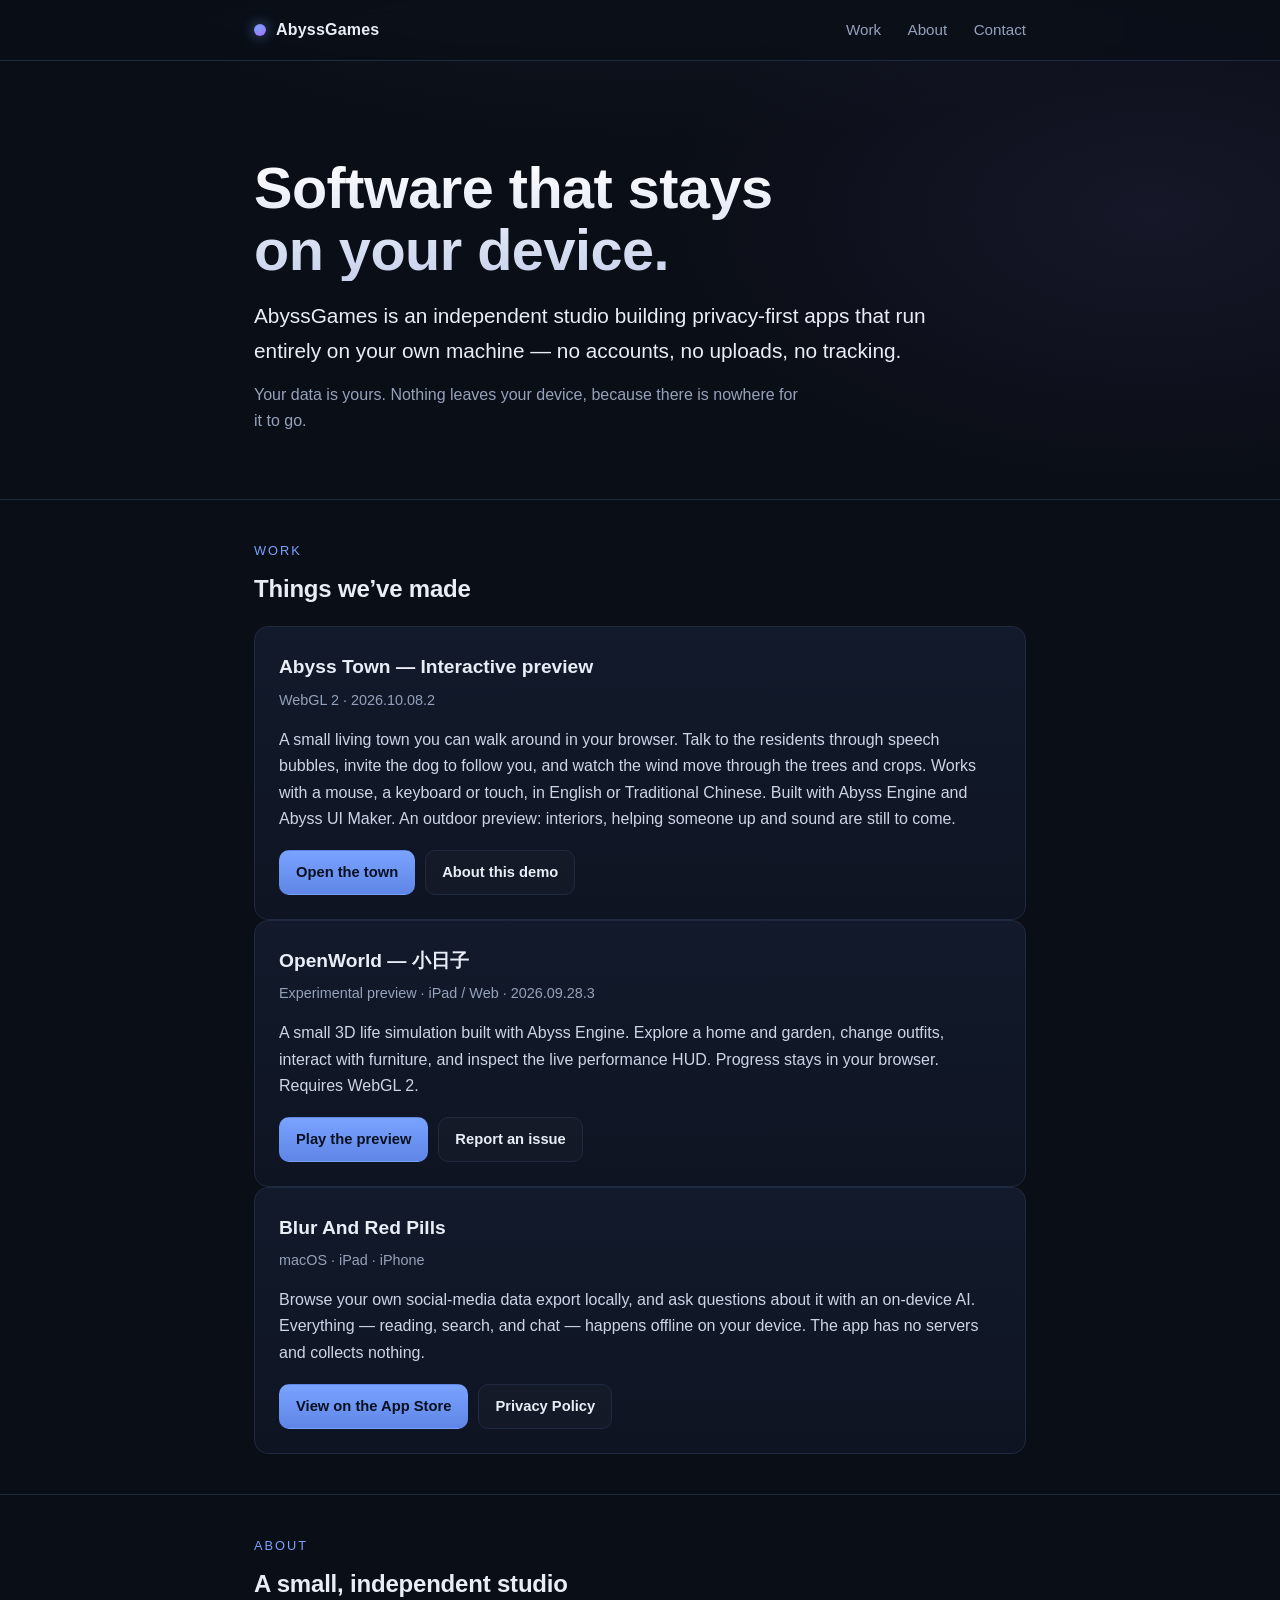
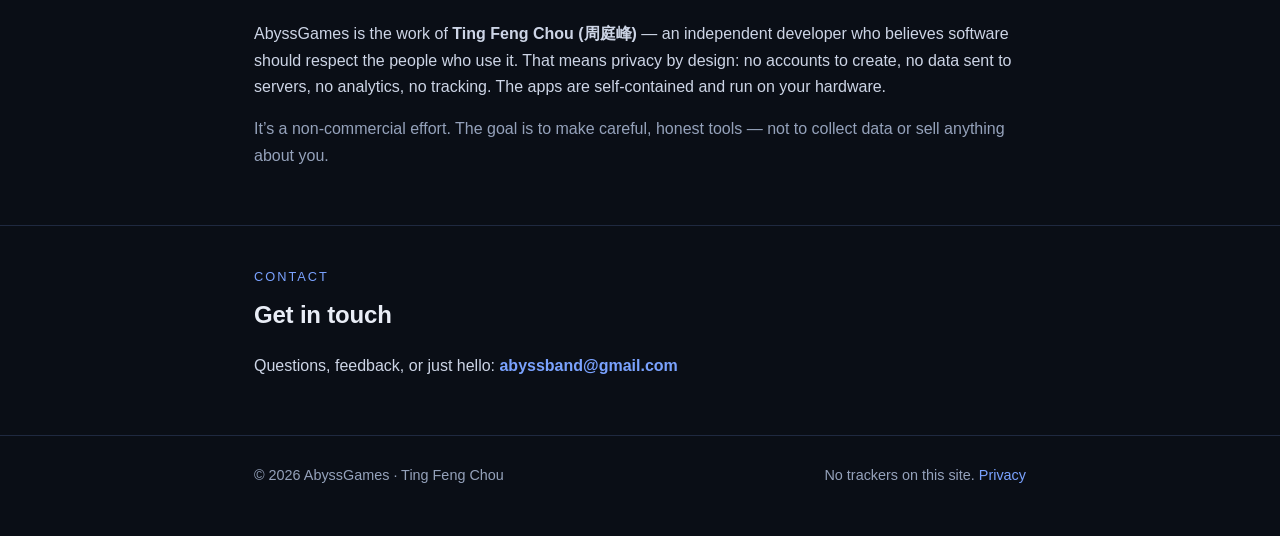
<file: index.html>
<!doctype html>
<html lang="en">
<head>
  <meta charset="utf-8">
  <meta name="viewport" content="width=device-width, initial-scale=1">
  <title>AbyssGames — privacy-first, on-device software</title>
  <meta name="description" content="AbyssGames is an independent studio building privacy-first software that runs entirely on your own device. No accounts, no uploads, no tracking.">
  <meta name="theme-color" content="#0a0e16">
  <meta property="og:title" content="AbyssGames">
  <meta property="og:description" content="Privacy-first software that runs entirely on your own device.">
  <meta property="og:type" content="website">
  <link rel="stylesheet" href="styles.css">
</head>
<body>
  <header class="nav">
    <div class="wrap">
      <span class="brand"><span class="dot" aria-hidden="true"></span>AbyssGames</span>
      <nav aria-label="Primary">
        <a href="#work">Work</a>
        <a href="#about">About</a>
        <a href="#contact">Contact</a>
      </nav>
    </div>
  </header>

  <main>
    <section class="hero" style="border-top:none">
      <div class="wrap">
        <h1>Software that stays<br>on your device.</h1>
        <p class="tagline">AbyssGames is an independent studio building privacy-first apps that run entirely on your own machine — no accounts, no uploads, no tracking.</p>
        <p class="lede">Your data is yours. Nothing leaves your device, because there is nowhere for it to go.</p>
      </div>
    </section>

    <section id="work">
      <div class="wrap">
        <p class="eyebrow">Work</p>
        <h2>Things we&rsquo;ve made</h2>
        <div class="card">
          <h3>Abyss Town — Interactive preview</h3>
          <p class="kicker">WebGL 2 · 2026.10.08.2</p>
          <p>A small living town you can walk around in your browser. Talk to the residents through speech bubbles, invite the dog to follow you, and watch the wind move through the trees and crops. Works with a mouse, a keyboard or touch, in English or Traditional Chinese. Built with Abyss Engine and Abyss UI Maker. An outdoor preview: interiors, helping someone up and sound are still to come.</p>
          <div class="links">
            <a class="btn primary" href="play/town/2026.10.08.2/">Open the town</a>
            <a class="btn" href="play/town/">About this demo</a>
          </div>
        </div>
        <div class="card">
          <h3>OpenWorld — 小日子</h3>
          <p class="kicker">Experimental preview · iPad / Web · 2026.09.28.3</p>
          <p>A small 3D life simulation built with Abyss Engine. Explore a home and garden, change outfits, interact with furniture, and inspect the live performance HUD. Progress stays in your browser. Requires WebGL 2.</p>
          <div class="links">
            <a class="btn primary" href="play/openworld/">Play the preview</a>
            <a class="btn" href="https://github.com/abyssband/abyssgames/issues">Report an issue</a>
          </div>
        </div>
        <div class="card">
          <h3>Blur And Red Pills</h3>
          <p class="kicker">macOS &middot; iPad &middot; iPhone</p>
          <p>Browse your own social-media data export locally, and ask questions about it with an on-device AI. Everything &mdash; reading, search, and chat &mdash; happens offline on your device. The app has no servers and collects nothing.</p>
          <div class="links">
            <a class="btn primary" href="https://apps.apple.com/app/id6759627899">View on the App Store</a>
            <a class="btn" href="legal/blur-and-red-pills/">Privacy Policy</a>
          </div>
        </div>
      </div>
    </section>

    <section id="about">
      <div class="wrap">
        <p class="eyebrow">About</p>
        <h2>A small, independent studio</h2>
        <p>AbyssGames is the work of <strong>Ting Feng Chou (周庭峰)</strong> &mdash; an independent developer who believes software should respect the people who use it. That means privacy by design: no accounts to create, no data sent to servers, no analytics, no tracking. The apps are self-contained and run on your hardware.</p>
        <p class="muted">It&rsquo;s a non-commercial effort. The goal is to make careful, honest tools &mdash; not to collect data or sell anything about you.</p>
      </div>
    </section>

    <section id="contact" class="contact">
      <div class="wrap">
        <p class="eyebrow">Contact</p>
        <h2>Get in touch</h2>
        <p>Questions, feedback, or just hello: <a href="mailto:abyssband@gmail.com">abyssband@gmail.com</a></p>
      </div>
    </section>
  </main>

  <footer>
    <div class="wrap">
      <span>&copy; 2026 AbyssGames &middot; Ting Feng Chou</span>
      <span class="muted">No trackers on this site. <a href="legal/blur-and-red-pills/">Privacy</a></span>
    </div>
  </footer>
</body>
</html>
</file>
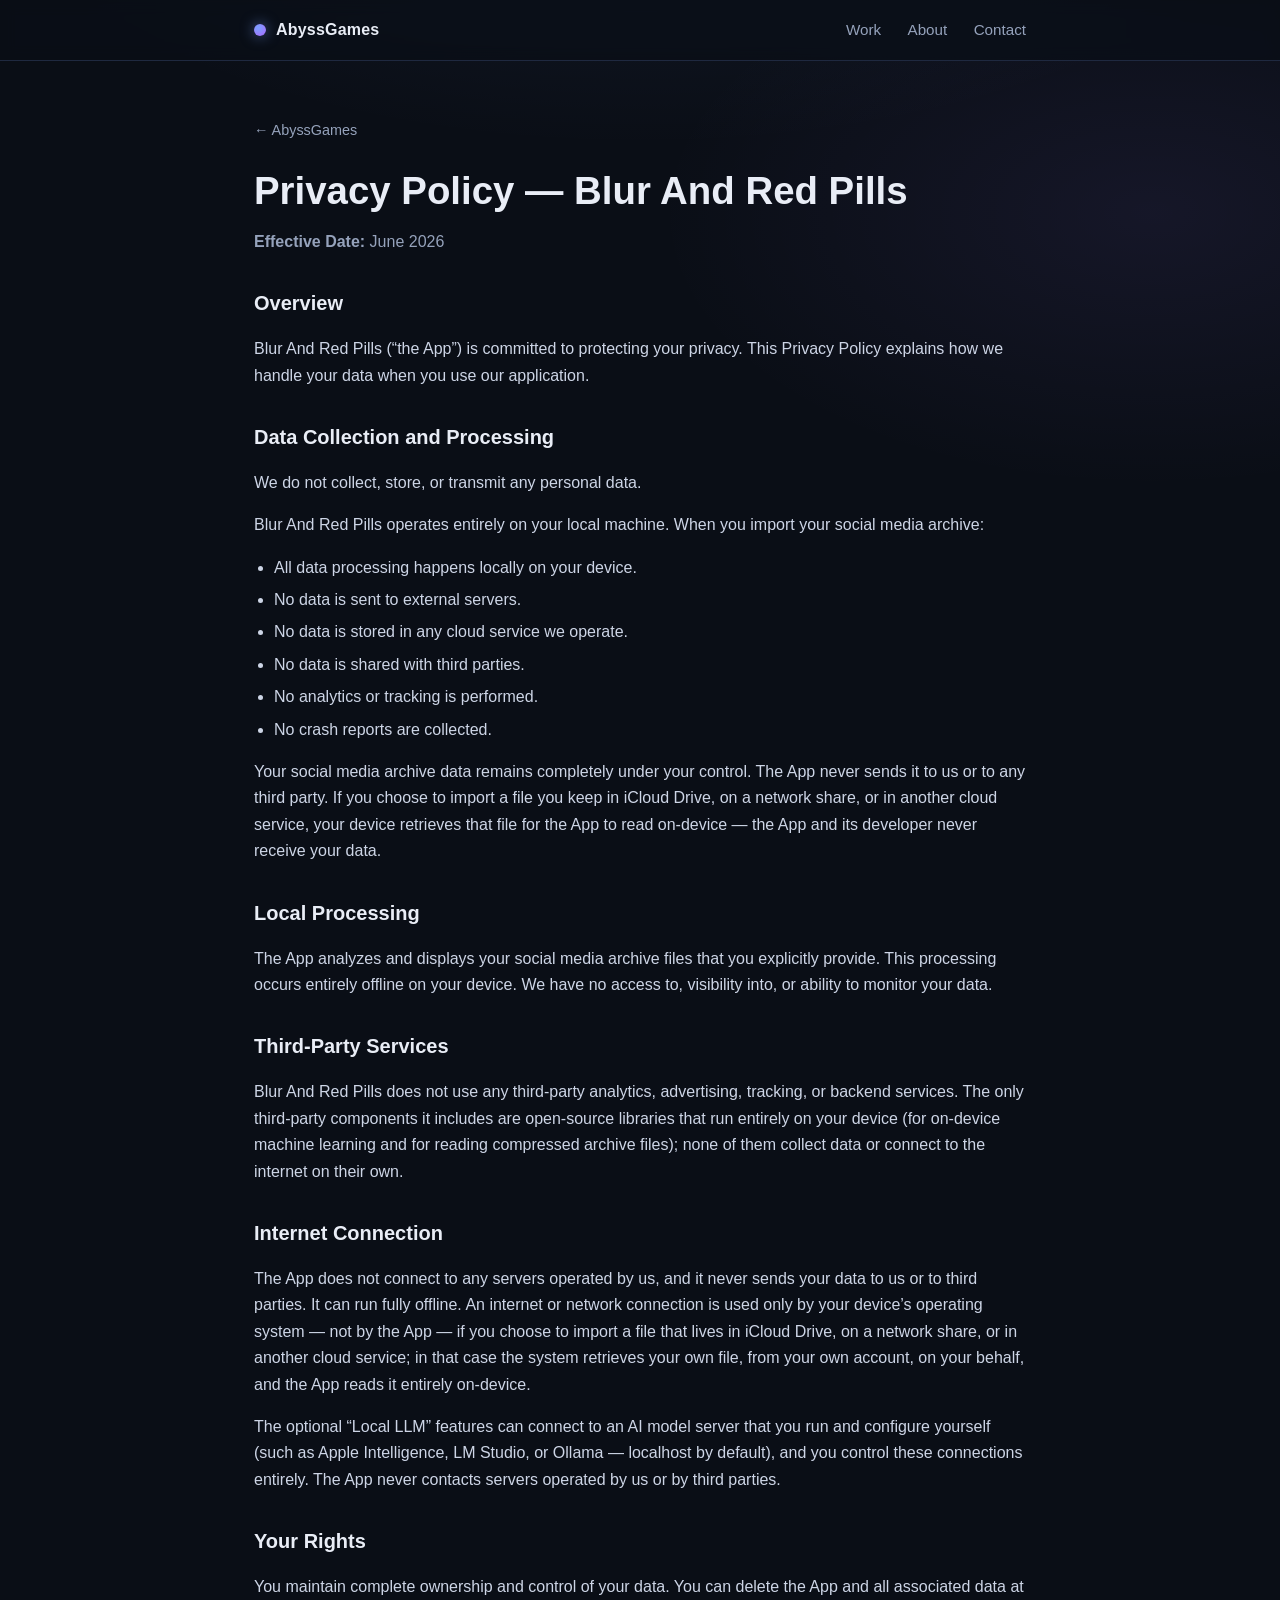
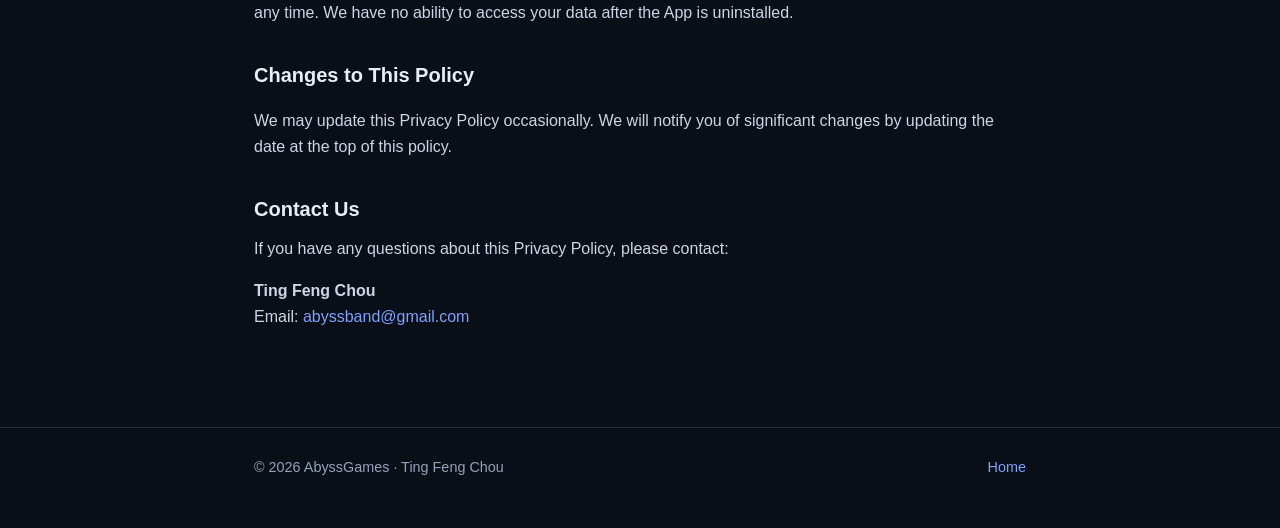
<file: legal/blur-and-red-pills/index.html>
<!doctype html>
<html lang="en">
<head>
  <meta charset="utf-8">
  <meta name="viewport" content="width=device-width, initial-scale=1">
  <title>Privacy Policy — Blur And Red Pills</title>
  <meta name="description" content="Privacy Policy for Blur And Red Pills. The app runs entirely on your device and collects no data.">
  <meta name="theme-color" content="#0a0e16">
  <link rel="stylesheet" href="../../styles.css">
</head>
<body>
  <header class="nav">
    <div class="wrap">
      <a class="brand" href="../../" style="color:inherit"><span class="dot" aria-hidden="true"></span>AbyssGames</a>
      <nav aria-label="Primary">
        <a href="../../#work">Work</a>
        <a href="../../#about">About</a>
        <a href="../../#contact">Contact</a>
      </nav>
    </div>
  </header>

  <main class="prose">
    <div class="wrap">
      <a class="back" href="../../">&larr; AbyssGames</a>
      <h1>Privacy Policy &mdash; Blur And Red Pills</h1>
      <p class="effective"><strong>Effective Date:</strong> June 2026</p>

      <h2>Overview</h2>
      <p>Blur And Red Pills (&ldquo;the App&rdquo;) is committed to protecting your privacy. This Privacy Policy explains how we handle your data when you use our application.</p>

      <h2>Data Collection and Processing</h2>
      <p>We do not collect, store, or transmit any personal data.</p>
      <p>Blur And Red Pills operates entirely on your local machine. When you import your social media archive:</p>
      <ul>
        <li>All data processing happens locally on your device.</li>
        <li>No data is sent to external servers.</li>
        <li>No data is stored in any cloud service we operate.</li>
        <li>No data is shared with third parties.</li>
        <li>No analytics or tracking is performed.</li>
        <li>No crash reports are collected.</li>
      </ul>
      <p>Your social media archive data remains completely under your control. The App never sends it to us or to any third party. If you choose to import a file you keep in iCloud Drive, on a network share, or in another cloud service, your device retrieves that file for the App to read on-device &mdash; the App and its developer never receive your data.</p>

      <h2>Local Processing</h2>
      <p>The App analyzes and displays your social media archive files that you explicitly provide. This processing occurs entirely offline on your device. We have no access to, visibility into, or ability to monitor your data.</p>

      <h2>Third-Party Services</h2>
      <p>Blur And Red Pills does not use any third-party analytics, advertising, tracking, or backend services. The only third-party components it includes are open-source libraries that run entirely on your device (for on-device machine learning and for reading compressed archive files); none of them collect data or connect to the internet on their own.</p>

      <h2>Internet Connection</h2>
      <p>The App does not connect to any servers operated by us, and it never sends your data to us or to third parties. It can run fully offline. An internet or network connection is used only by your device&rsquo;s operating system &mdash; not by the App &mdash; if you choose to import a file that lives in iCloud Drive, on a network share, or in another cloud service; in that case the system retrieves your own file, from your own account, on your behalf, and the App reads it entirely on-device.</p>
      <p>The optional &ldquo;Local LLM&rdquo; features can connect to an AI model server that you run and configure yourself (such as Apple Intelligence, LM Studio, or Ollama &mdash; localhost by default), and you control these connections entirely. The App never contacts servers operated by us or by third parties.</p>

      <h2>Your Rights</h2>
      <p>You maintain complete ownership and control of your data. You can delete the App and all associated data at any time. We have no ability to access your data after the App is uninstalled.</p>

      <h2>Changes to This Policy</h2>
      <p>We may update this Privacy Policy occasionally. We will notify you of significant changes by updating the date at the top of this policy.</p>

      <h2>Contact Us</h2>
      <p class="contact-block">If you have any questions about this Privacy Policy, please contact:</p>
      <p class="contact-block"><strong>Ting Feng Chou</strong><br>Email: <a href="mailto:abyssband@gmail.com">abyssband@gmail.com</a></p>
    </div>
  </main>

  <footer>
    <div class="wrap">
      <span>&copy; 2026 AbyssGames &middot; Ting Feng Chou</span>
      <span class="muted"><a href="../../">Home</a></span>
    </div>
  </footer>
</body>
</html>
</file>
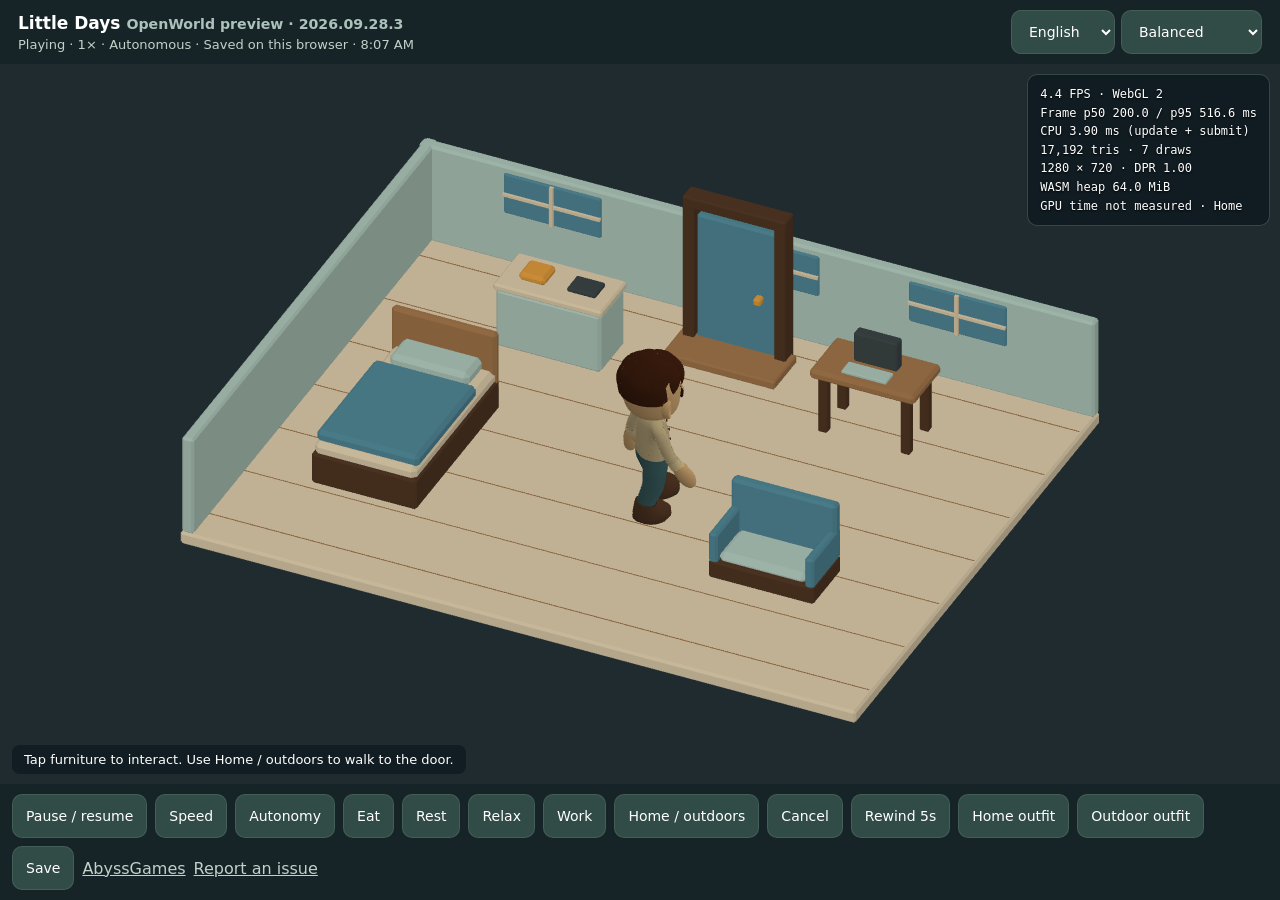
<file: play/openworld/index.html>
<!doctype html><html lang="zh-Hant"><meta charset="utf-8"><meta name="viewport" content="width=device-width,initial-scale=1,viewport-fit=cover"><meta name="apple-mobile-web-app-capable" content="yes"><meta name="description" content="Abyss OpenWorld 實驗預覽：3D 紙娃娃、居家生活與 FPS HUD。"><title>Abyss · 小日子 Web 預覽</title>
<style>
:root{color-scheme:dark;font-family:system-ui,-apple-system,sans-serif}*{box-sizing:border-box}body{margin:0;background:#1e2b2e;color:#fff;height:100dvh;display:flex;flex-direction:column;padding:env(safe-area-inset-top) env(safe-area-inset-right) env(safe-area-inset-bottom) env(safe-area-inset-left)}header{display:flex;align-items:center;justify-content:space-between;padding:10px 18px;background:#172427}.settings{display:flex;gap:6px;flex-wrap:wrap;justify-content:flex-end}header>div{min-width:0}h1{font-size:17px;margin:0}small{color:#acc2bb}#stage{position:relative;flex:1;min-height:160px}canvas{width:100%;height:100%;display:block;touch-action:none}#hud{position:absolute;right:10px;top:10px;margin:0;padding:10px 12px;background:#101b21e8;border:1px solid #668d8066;border-radius:10px;font:12px/1.55 ui-monospace,monospace;pointer-events:none;text-shadow:0 1px 2px #000;white-space:pre-wrap}#status{position:absolute;left:12px;bottom:10px;max-width:90%;padding:7px 12px;background:#101b21dc;border-radius:8px;font-size:13px;pointer-events:none}nav{padding:10px 12px;background:#172427;display:flex;gap:8px;flex-wrap:wrap}button,select{min-height:44px;border:1px solid #607d7266;border-radius:10px;background:#314b46;color:#fff;padding:9px 13px;font:inherit;font-size:14px;cursor:pointer}button:active{background:#718d68}button:disabled{opacity:.4}#stats{font-size:13px;margin-top:4px;color:#c0d2c9}#error{color:#ffc4a2} @media(max-width:600px){#hud{font-size:10px;max-width:210px}nav{gap:5px;padding:6px}button{font-size:12px;padding:6px 10px}header{padding:7px 12px}}

#loading{position:absolute;inset:0;z-index:3;display:grid;place-content:center;text-align:center;gap:16px;padding:24px;background:#172427f2;backdrop-filter:blur(4px)}#loading[hidden]{display:none}.spinner{width:42px;height:42px;border:3px solid #688a7755;border-top-color:#c4dab2;border-radius:50%;margin:auto;animation:spin 1s linear infinite}#loading.failed .spinner{display:none}#loading progress{width:min(320px,70vw);accent-color:#c4dab2;margin:auto}#loading p{margin:0;color:#bed0c7;max-width:420px;overflow-wrap:anywhere}#retry[hidden]{display:none}@keyframes spin{to{transform:rotate(360deg)}}@media(prefers-reduced-motion:reduce){.spinner{animation:none;border-top-color:#c4dab2}}
</style>
<header><div><h1><span data-i18n="title"></span> <small data-i18n="preview"></small><small> · 2026.09.28.3</small></h1><div id="stats"></div></div><div class="settings"><select id="language" aria-label="Language / 語言"><option value="zh-Hant">繁體中文</option><option value="zh-Hans">简体中文</option><option value="en">English</option></select><select id="quality" data-label="quality"><option value="1.5" data-i18n="balanced"></option><option value="1" data-i18n="battery"></option><option value="2" data-i18n="crisp"></option></select></div></header>
<div id="stage" aria-busy="true"><canvas id="canvas" data-label="canvas"></canvas><pre id="hud"></pre><div id="status"></div><div id="loading" role="status" aria-live="polite"><div class="spinner" aria-hidden="true"></div><strong id="load-title"></strong><progress id="load-progress" data-label="loading"></progress><p id="load-detail"></p><button id="retry" data-i18n="retry" hidden></button></div></div>
<nav id="controls" data-label="controls"><button data-c="0"></button><button data-c="1"></button><button data-c="2"></button><button data-c="20"></button><button data-c="21"></button><button data-c="22"></button><button data-c="23"></button><button data-c="30"></button><button data-c="4"></button><button data-c="10"></button><button data-c="6"></button><button data-c="7"></button><button data-c="5"></button><a href="../../" style="align-self:center;color:#c0d2c9">AbyssGames</a><a href="https://github.com/abyssband/abyssgames/issues" target="_blank" rel="noopener" style="align-self:center;color:#c0d2c9" data-i18n="report"></a></nav><div id="error" role="alert"></div>
<script src="locale.js"></script>
<script>
'use strict';
const canvas=document.querySelector('canvas'),hud=document.querySelector('#hud'),statusLine=document.querySelector('#status'),stats=document.querySelector('#stats'),error=document.querySelector('#error');
const SAVE='abyss-life-web-m7-v1';let booted=false,last=0,frames=[],cpu=[],lastHud=0,persisted='',storageError='',suspended=false;
document.querySelectorAll('[data-c]').forEach(b=>b.disabled=true);
let loadPhase='loading',loadBytes=null,loadFailure='',loadingFinished=false;
const loading=document.querySelector('#loading'),progress=document.querySelector('#load-progress');
function renderLoading(){
 document.querySelector('#load-title').textContent=tr(loadFailure?'failed':loadPhase);
 document.querySelector('#load-detail').textContent=loadFailure?`${tr('diagnostic')}: ${loadFailure}`:loadBytes?`${num(loadBytes[0]/1048576,1)} / ${num(loadBytes[1]/1048576,1)} MB`:tr('wait');
 if(loadBytes&&!loadFailure){progress.max=loadBytes[1];progress.value=loadBytes[0];}else progress.removeAttribute('value');
 progress.hidden=!!loadFailure;loading.classList.toggle('failed',!!loadFailure);document.querySelector('#retry').hidden=!loadFailure;
}
function fail(e){error.textContent=String(e);if(!loadingFinished){loadFailure=String(e);renderLoading();}}
// Emscripten's dependency watchdog and streaming fallback are recoverable
// diagnostics, not failed loads. Keep them in the console for investigation.
function runtimeDiagnostic(message){
 const text=String(message);
 if(text==='still waiting on run dependencies:'||text==='(end of list)'||text.startsWith('dependency: ')||text.startsWith('wasm streaming compile failed: ')||text==='falling back to ArrayBuffer instantiation'){
  console.warn(text);return;
 }
 fail(text);
}
function updateLoad(message){const match=String(message).match(/([0-9]+)\/([0-9]+)/);if(match){loadPhase='downloading';loadBytes=[Number(match[1]),Number(match[2])];}else if(/Running|Preparing/.test(message)){loadPhase='initializing';loadBytes=null;}renderLoading();}
applyLocale();renderLoading();stats.textContent=tr('loading');
document.querySelector('#language').onchange=e=>{locale=e.target.value;try{localStorage.setItem('abyss-preview-language',locale);}catch{}applyLocale();renderLoading();lastHud=0;};
document.querySelector('#retry').onclick=()=>location.reload();
window.addEventListener('unhandledrejection',e=>fail(e.reason?.message||e.reason));
window.addEventListener('error',e=>{if(e.message)fail(e.message);});
function persist(){if(!booted)return;try{const bytes=Module.FS.readFile('/journey.json',{encoding:'utf8'});if(bytes!==persisted){localStorage.setItem(SAVE,bytes);persisted=bytes;}storageError='';}catch(e){storageError=tr('saveError');fail(storageError+': '+e.message);}}
var Module={canvas,setStatus:updateLoad,preRun:[()=>{try{const saved=localStorage.getItem(SAVE);if(saved){Module.FS.writeFile('/journey.json',saved);persisted=saved;}}catch(e){fail(tr('readError')+': '+e.message);}}],onRuntimeInitialized:()=>{booted=true;loadPhase='initializing';loadBytes=null;renderLoading();},printErr:runtimeDiagnostic,onAbort:fail};
function resize(){const r=canvas.getBoundingClientRect(),dpr=Math.min(devicePixelRatio||1,Number(document.querySelector('#quality').value));canvas.width=Math.max(1,Math.round(r.width*dpr));canvas.height=Math.max(1,Math.round(r.height*dpr));}
new ResizeObserver(resize).observe(canvas);document.querySelector('#quality').onchange=resize;
document.querySelectorAll('[data-c]').forEach(b=>b.onclick=()=>{Module._web_control(Number(b.dataset.c));persist();});
canvas.addEventListener('pointerup',e=>{if(!booted)return;const r=canvas.getBoundingClientRect();Module._web_pointer(Math.round(e.clientX-r.left),Math.round(e.clientY-r.top),Math.round(r.width),Math.round(r.height));});
canvas.addEventListener('webglcontextlost',e=>{e.preventDefault();suspended=true;persist();fail(tr('contextLost'));});
document.addEventListener('visibilitychange',()=>{last=0;frames=[];cpu=[];if(booted){Module._web_suspend();persist();}});window.addEventListener('pagehide',()=>{if(booted){Module._web_suspend();persist();}});
const percentile=(a,p)=>a.length?[...a].sort((x,y)=>x-y)[Math.min(a.length-1,Math.floor(a.length*p))]:0;
function tick(t){requestAnimationFrame(tick);if(!booted||document.hidden||suspended){last=0;return;}if(last){frames.push(t-last);if(frames.length>120)frames.shift();}last=t;
 if(t-lastHud<500)return;lastHud=t;
 try{const s=JSON.parse(Module.UTF8ToString(Module._web_state()));window.abyssPreviewState=s;document.querySelectorAll('[data-c]').forEach(b=>b.disabled=!s.ready);if(!s.ready){fail(s.notice||tr('failed'));return;}
 loadingFinished=true;loading.hidden=true;document.querySelector('#stage').setAttribute('aria-busy','false');
 cpu.push(s.cpu_ms);if(cpu.length>120)cpu.shift();const fps=frames.length?1000*frames.length/frames.reduce((a,b)=>a+b,0):0;
 const memory=Module.HEAPU8?Module.HEAPU8.length/1048576:0;
 hud.textContent=`${num(fps,1)} FPS · WebGL 2\nFrame p50 ${num(percentile(frames,.5),1)} / p95 ${num(percentile(frames,.95),1)} ms\nCPU ${num(s.cpu_ms,2)} ms (${tr('cpu')})\n${num(s.triangles)} ${tr('tris')} · ${num(s.draws)} ${tr('draws')}\n${canvas.width} × ${canvas.height} · DPR ${(canvas.width/canvas.clientWidth).toFixed(2)}\n${tr('heap')} ${num(memory,1)} MiB\n${tr('gpu')} · ${tr(s.scene.includes('/yard/')?'yard':'home')}`;
 stats.textContent=`${tr(s.paused?'paused':'running')} · ${s.speed||1}× · ${tr(s.autonomous?'auto':'manual')} · ${tr('saveLocal')} · ${new Intl.DateTimeFormat(locale,{hour:'numeric',minute:'2-digit',timeZone:'UTC'}).format(new Date(Date.UTC(2026,0,1,0,s.minute%1440)))}`;
 statusLine.textContent=storageError||noticeText(s.notice)||tr('hint');persist();
 }catch(e){fail(e.message);}}
requestAnimationFrame(tick);
</script><script src="life.js" onerror="fail(tr('failed')+': life.js')"></script></html>
</file>
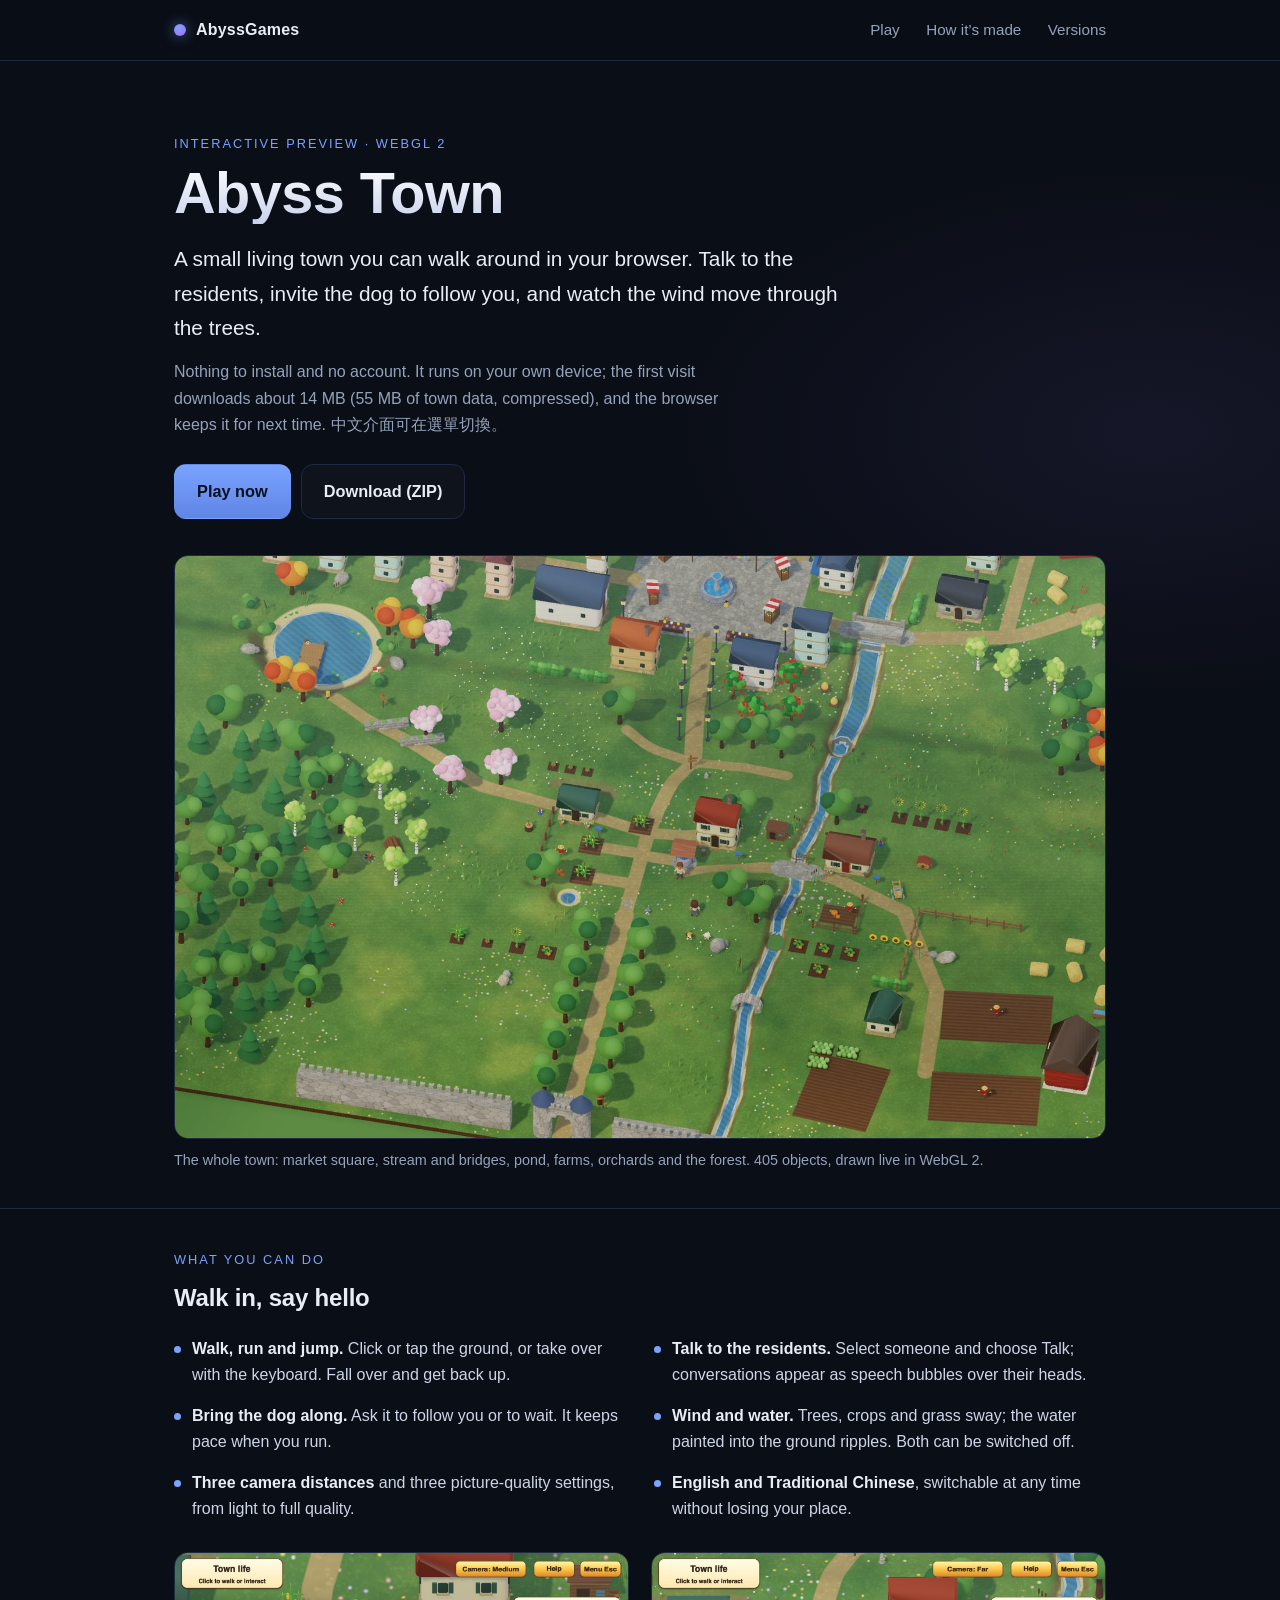
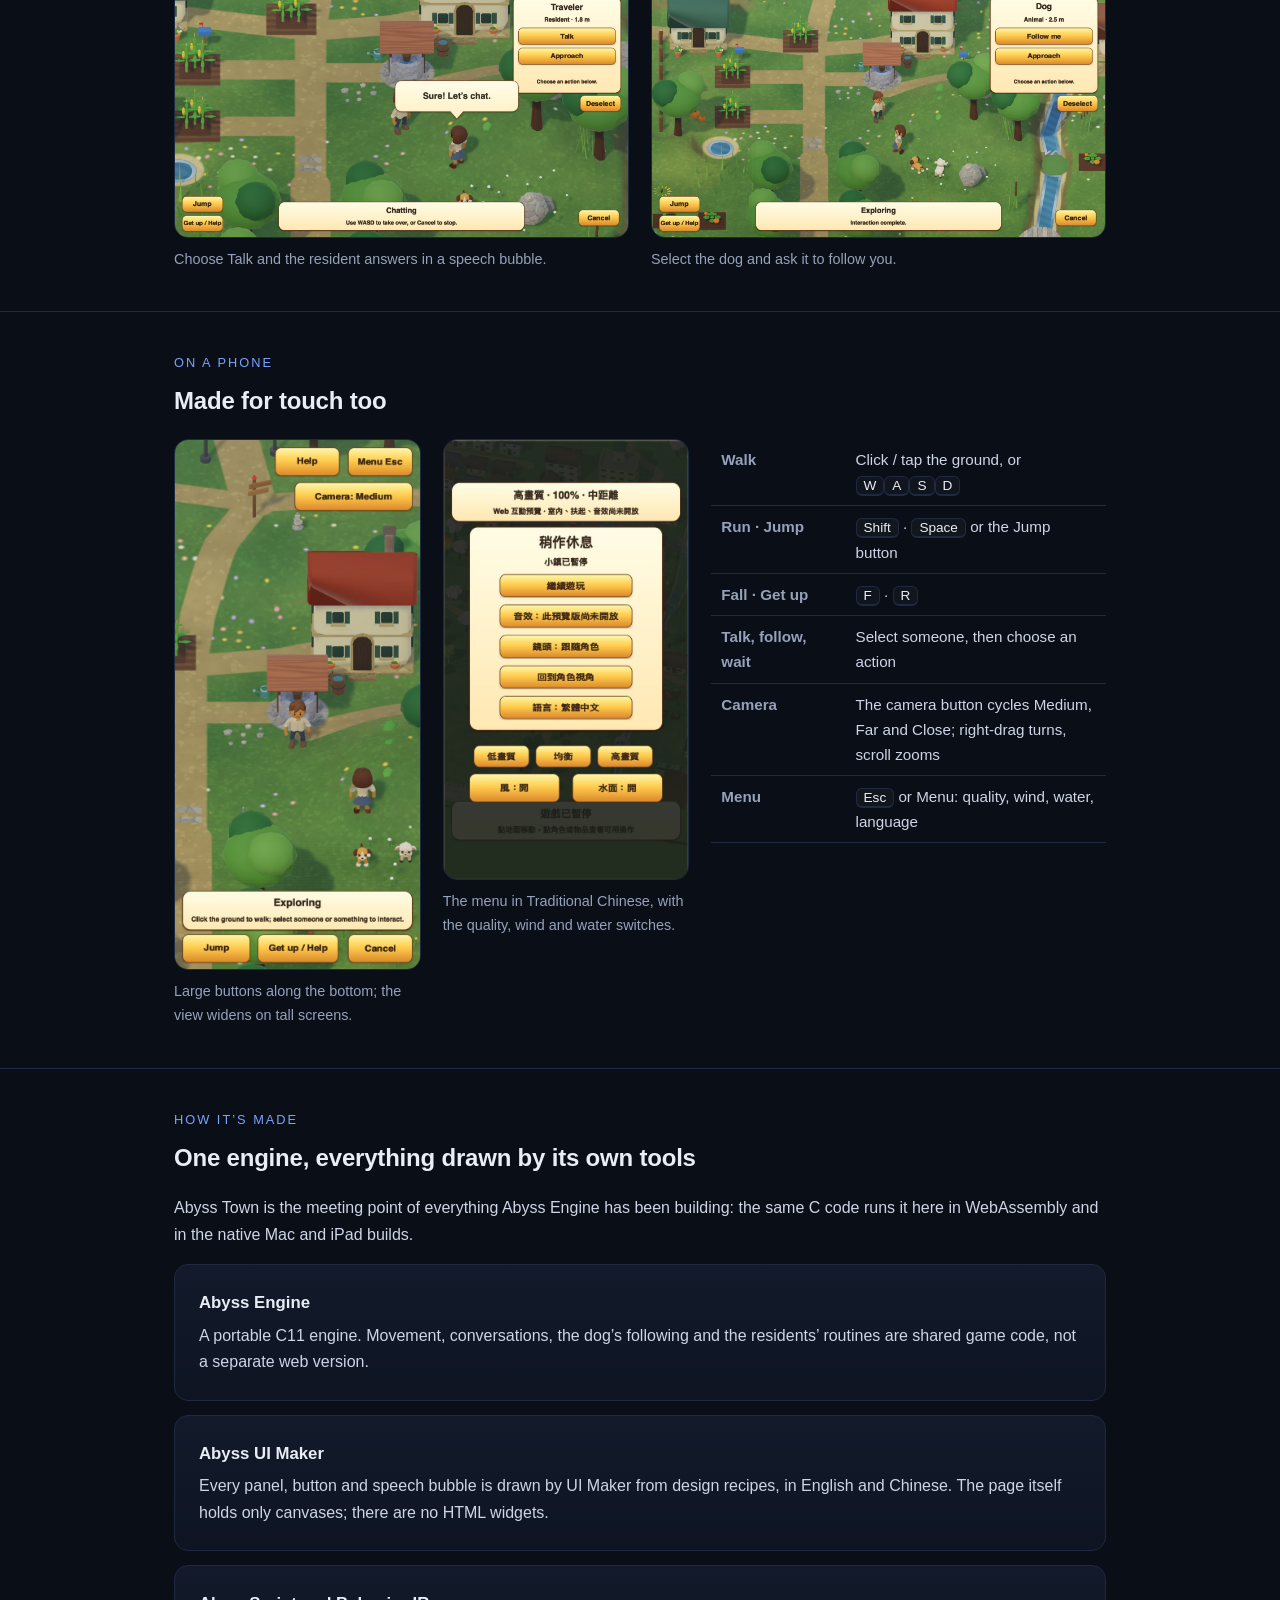
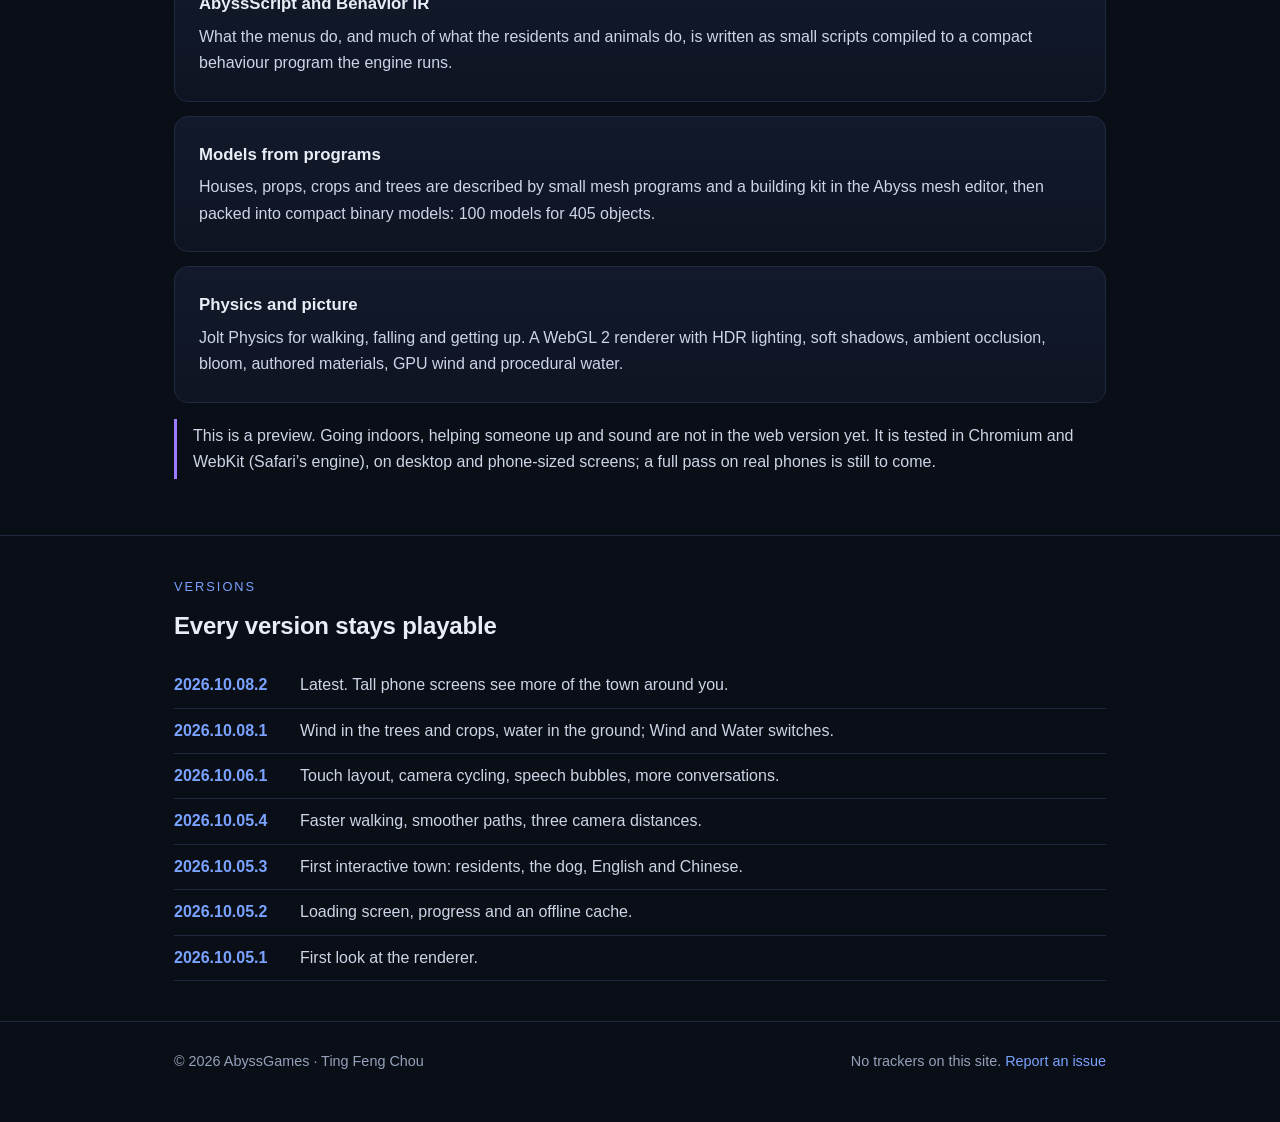
<file: play/town/index.html>
<!doctype html>
<html lang="en">
<head>
  <meta charset="utf-8">
  <meta name="viewport" content="width=device-width, initial-scale=1">
  <title>Abyss Town — AbyssGames</title>
  <meta name="description" content="Abyss Town is a small living 3D town you can walk around in your browser: residents to talk to, a dog that follows you, wind in the trees and water in the stream. Built with Abyss Engine.">
  <meta name="theme-color" content="#0a0e16">
  <meta property="og:title" content="Abyss Town — play in your browser">
  <meta property="og:description" content="A small living 3D town built with Abyss Engine. Walk around, talk to residents, invite a dog to follow you.">
  <meta property="og:type" content="website">
  <meta property="og:image" content="media/town-overview.jpg">
  <link rel="stylesheet" href="../../styles.css">
  <style>
    :root { --maxw: 980px; }
    .hero { padding: 72px 0 36px; }
    .hero .links { margin-top: 26px; }
    .btn.big { padding: 13px 22px; font-size: 1.02rem; border-radius: 12px; }
    .shot { margin: 0; }
    .shot img { display: block; width: 100%; height: auto; border-radius: var(--radius); border: 1px solid var(--line); background: var(--card); }
    .shot figcaption { color: var(--muted); font-size: 0.9rem; margin-top: 10px; }
    .hero-shot { margin-top: 36px; }
    .grid { display: grid; gap: 22px; }
    .grid.two { grid-template-columns: repeat(2, minmax(0, 1fr)); }
    .grid.phones { grid-template-columns: minmax(0, 1fr) minmax(0, 1fr) minmax(0, 1.6fr); align-items: start; }
    .features { list-style: none; padding: 0; margin: 0; display: grid; gap: 14px 28px; grid-template-columns: repeat(2, minmax(0, 1fr)); }
    .features li { color: #cdd5e6; padding-left: 18px; position: relative; }
    .features li::before { content: ""; position: absolute; left: 0; top: 0.62em; width: 7px; height: 7px; border-radius: 50%; background: var(--accent); }
    .features strong { color: var(--fg); }
    table.keys { width: 100%; border-collapse: collapse; font-size: 0.95rem; }
    table.keys th, table.keys td { text-align: left; padding: 8px 10px; border-bottom: 1px solid var(--line); vertical-align: top; }
    table.keys th { color: var(--muted); font-weight: 600; width: 34%; }
    table.keys td { color: #cdd5e6; }
    kbd { font-family: inherit; font-size: 0.85rem; padding: 1px 7px; border: 1px solid var(--line); border-bottom-width: 2px; border-radius: 6px; background: rgba(255,255,255,0.03); color: var(--fg); }
    .stack .card { margin-bottom: 14px; }
    .stack .card h3 { font-size: 1.05rem; }
    .stack .card p { margin: 0; }
    .note { border-left: 3px solid var(--accent-2); padding: 4px 0 4px 16px; color: #cdd5e6; }
    .versions { list-style: none; padding: 0; margin: 0; }
    .versions li { display: flex; gap: 14px; padding: 9px 0; border-bottom: 1px solid var(--line); color: #cdd5e6; }
    .versions li a { flex: 0 0 auto; font-weight: 600; min-width: 112px; }
    .zh { color: var(--muted); }
    @media (max-width: 480px) { .nav nav a:not(:first-child) { display: none; } }
    @media (max-width: 760px) {
      .grid.two, .features { grid-template-columns: minmax(0, 1fr); }
      .grid.phones { grid-template-columns: minmax(0, 1fr) minmax(0, 1fr); }
      .grid.phones .shot.wide { grid-column: 1 / -1; }
    }
  </style>
</head>
<body>
  <header class="nav">
    <div class="wrap">
      <a class="brand" href="../../"><span class="dot" aria-hidden="true"></span>AbyssGames</a>
      <nav aria-label="Primary">
        <a href="#play">Play</a>
        <a href="#made">How it’s made</a>
        <a href="#versions">Versions</a>
      </nav>
    </div>
  </header>

  <main>
    <section class="hero" style="border-top:none" id="play">
      <div class="wrap">
        <p class="eyebrow">Interactive preview · WebGL 2</p>
        <h1>Abyss Town</h1>
        <p class="tagline">A small living town you can walk around in your browser. Talk to the residents, invite the dog to follow you, and watch the wind move through the trees.</p>
        <p class="lede">Nothing to install and no account. It runs on your own device; the first visit downloads about 14&nbsp;MB (55&nbsp;MB of town data, compressed), and the browser keeps it for next time. <span class="zh">中文介面可在選單切換。</span></p>
        <div class="links">
          <a class="btn primary big" href="2026.10.08.2/">Play now</a>
          <a class="btn big" href="https://github.com/abyssband/abyssgames/releases/tag/town-web-2026.10.08.2">Download (ZIP)</a>
        </div>
        <figure class="shot hero-shot">
          <img src="media/town-overview.jpg" width="1600" height="1000" alt="The whole town from above: houses around a market square, a stream with bridges, a pond, farm fields, orchards and a forest.">
          <figcaption>The whole town: market square, stream and bridges, pond, farms, orchards and the forest. 405 objects, drawn live in WebGL 2.</figcaption>
        </figure>
      </div>
    </section>

    <section>
      <div class="wrap">
        <p class="eyebrow">What you can do</p>
        <h2>Walk in, say hello</h2>
        <ul class="features">
          <li><strong>Walk, run and jump.</strong> Click or tap the ground, or take over with the keyboard. Fall over and get back up.</li>
          <li><strong>Talk to the residents.</strong> Select someone and choose Talk; conversations appear as speech bubbles over their heads.</li>
          <li><strong>Bring the dog along.</strong> Ask it to follow you or to wait. It keeps pace when you run.</li>
          <li><strong>Wind and water.</strong> Trees, crops and grass sway; the water painted into the ground ripples. Both can be switched off.</li>
          <li><strong>Three camera distances</strong> and three picture-quality settings, from light to full quality.</li>
          <li><strong>English and Traditional Chinese</strong>, switchable at any time without losing your place.</li>
        </ul>
        <div class="grid two" style="margin-top:30px">
          <figure class="shot">
            <img src="media/conversation.jpg" width="1600" height="1000" alt="The player talks with a resident by the well; a speech bubble reads “Sure! Let’s chat.”" loading="lazy">
            <figcaption>Choose Talk and the resident answers in a speech bubble.</figcaption>
          </figure>
          <figure class="shot">
            <img src="media/residents-and-animals.jpg" width="1600" height="1000" alt="Residents near the well with a dog and a sheep; the Dog panel offers Follow me and Approach." loading="lazy">
            <figcaption>Select the dog and ask it to follow you.</figcaption>
          </figure>
        </div>
      </div>
    </section>

    <section>
      <div class="wrap">
        <p class="eyebrow">On a phone</p>
        <h2>Made for touch too</h2>
        <div class="grid phones">
          <figure class="shot">
            <img src="media/phone.jpg" width="600" height="1298" alt="The town on a phone screen with large touch buttons along the bottom." loading="lazy">
            <figcaption>Large buttons along the bottom; the view widens on tall screens.</figcaption>
          </figure>
          <figure class="shot">
            <img src="media/phone-menu-zh.jpg" width="600" height="1077" alt="The pause menu in Traditional Chinese with quality, wind and water switches." loading="lazy">
            <figcaption>The menu in Traditional Chinese, with the quality, wind and water switches.</figcaption>
          </figure>
          <div class="shot wide">
            <table class="keys" aria-label="Controls">
              <tr><th>Walk</th><td>Click / tap the ground, or <kbd>W</kbd><kbd>A</kbd><kbd>S</kbd><kbd>D</kbd></td></tr>
              <tr><th>Run · Jump</th><td><kbd>Shift</kbd> · <kbd>Space</kbd> or the Jump button</td></tr>
              <tr><th>Fall · Get up</th><td><kbd>F</kbd> · <kbd>R</kbd></td></tr>
              <tr><th>Talk, follow, wait</th><td>Select someone, then choose an action</td></tr>
              <tr><th>Camera</th><td>The camera button cycles Medium, Far and Close; right-drag turns, scroll zooms</td></tr>
              <tr><th>Menu</th><td><kbd>Esc</kbd> or Menu: quality, wind, water, language</td></tr>
            </table>
          </div>
        </div>
      </div>
    </section>

    <section id="made">
      <div class="wrap">
        <p class="eyebrow">How it’s made</p>
        <h2>One engine, everything drawn by its own tools</h2>
        <p>Abyss Town is the meeting point of everything Abyss Engine has been building: the same C code runs it here in WebAssembly and in the native Mac and iPad builds.</p>
        <div class="stack">
          <div class="card">
            <h3>Abyss Engine</h3>
            <p>A portable C11 engine. Movement, conversations, the dog’s following and the residents’ routines are shared game code, not a separate web version.</p>
          </div>
          <div class="card">
            <h3>Abyss UI Maker</h3>
            <p>Every panel, button and speech bubble is drawn by UI Maker from design recipes, in English and Chinese. The page itself holds only canvases; there are no HTML widgets.</p>
          </div>
          <div class="card">
            <h3>AbyssScript and Behavior IR</h3>
            <p>What the menus do, and much of what the residents and animals do, is written as small scripts compiled to a compact behaviour program the engine runs.</p>
          </div>
          <div class="card">
            <h3>Models from programs</h3>
            <p>Houses, props, crops and trees are described by small mesh programs and a building kit in the Abyss mesh editor, then packed into compact binary models: 100 models for 405 objects.</p>
          </div>
          <div class="card">
            <h3>Physics and picture</h3>
            <p>Jolt Physics for walking, falling and getting up. A WebGL 2 renderer with HDR lighting, soft shadows, ambient occlusion, bloom, authored materials, GPU wind and procedural water.</p>
          </div>
        </div>
        <p class="note">This is a preview. Going indoors, helping someone up and sound are not in the web version yet. It is tested in Chromium and WebKit (Safari’s engine), on desktop and phone-sized screens; a full pass on real phones is still to come.</p>
      </div>
    </section>

    <section id="versions">
      <div class="wrap">
        <p class="eyebrow">Versions</p>
        <h2>Every version stays playable</h2>
        <ul class="versions">
          <li><a href="2026.10.08.2/">2026.10.08.2</a><span>Latest. Tall phone screens see more of the town around you.</span></li>
          <li><a href="2026.10.08.1/">2026.10.08.1</a><span>Wind in the trees and crops, water in the ground; Wind and Water switches.</span></li>
          <li><a href="2026.10.06.1/">2026.10.06.1</a><span>Touch layout, camera cycling, speech bubbles, more conversations.</span></li>
          <li><a href="2026.10.05.4/">2026.10.05.4</a><span>Faster walking, smoother paths, three camera distances.</span></li>
          <li><a href="2026.10.05.3/">2026.10.05.3</a><span>First interactive town: residents, the dog, English and Chinese.</span></li>
          <li><a href="2026.10.05.2/">2026.10.05.2</a><span>Loading screen, progress and an offline cache.</span></li>
          <li><a href="2026.10.05.1/">2026.10.05.1</a><span>First look at the renderer.</span></li>
        </ul>
      </div>
    </section>
  </main>

  <footer>
    <div class="wrap">
      <span>&copy; 2026 AbyssGames &middot; Ting Feng Chou</span>
      <span class="muted">No trackers on this site. <a href="https://github.com/abyssband/abyssgames/issues">Report an issue</a></span>
    </div>
  </footer>
</body>
</html>
</file>
<file: styles.css>
/* AbyssGames — self-contained styles. No web fonts, no CDNs, no trackers. */

:root {
  --bg:        #0a0e16;
  --bg-2:      #0e1422;
  --card:      #121a2b;
  --line:      #1f2940;
  --fg:        #e9edf6;
  --muted:     #95a2bb;
  --accent:    #7aa2ff;
  --accent-2:  #9d7bff;
  --radius:    14px;
  --maxw:      820px;
  --font: -apple-system, BlinkMacSystemFont, "Segoe UI", Roboto, Helvetica, Arial,
          "PingFang TC", "Noto Sans TC", "Microsoft JhengHei", sans-serif;
}

* { box-sizing: border-box; }

html { scroll-behavior: smooth; }

body {
  margin: 0;
  font-family: var(--font);
  color: var(--fg);
  background:
    radial-gradient(1200px 600px at 50% -10%, rgba(122,162,255,0.10), transparent 60%),
    radial-gradient(900px 500px at 90% 10%, rgba(157,123,255,0.08), transparent 55%),
    var(--bg);
  line-height: 1.65;
  -webkit-font-smoothing: antialiased;
  text-rendering: optimizeLegibility;
}

a { color: var(--accent); text-decoration: none; }
a:hover { text-decoration: underline; }

:focus-visible { outline: 2px solid var(--accent); outline-offset: 3px; border-radius: 4px; }

.wrap { max-width: var(--maxw); margin: 0 auto; padding: 0 24px; }

/* Nav */
.nav {
  position: sticky; top: 0; z-index: 10;
  backdrop-filter: saturate(140%) blur(8px);
  background: rgba(10,14,22,0.72);
  border-bottom: 1px solid var(--line);
}
.nav .wrap { display: flex; align-items: center; justify-content: space-between; height: 60px; }
.brand { display: flex; align-items: center; gap: 10px; font-weight: 700; letter-spacing: 0.2px; color: var(--fg); }
.brand .dot {
  width: 12px; height: 12px; border-radius: 50%;
  background: radial-gradient(circle at 35% 30%, var(--accent), var(--accent-2) 70%, #2a2350);
  box-shadow: 0 0 14px rgba(122,162,255,0.6);
}
.nav nav a { color: var(--muted); margin-left: 22px; font-size: 0.95rem; }
.nav nav a:hover { color: var(--fg); text-decoration: none; }

/* Hero */
.hero { padding: 96px 0 64px; }
.hero h1 {
  font-size: clamp(2.4rem, 6vw, 3.6rem); line-height: 1.08; margin: 0 0 18px;
  font-weight: 800; letter-spacing: -0.5px;
  background: linear-gradient(180deg, #ffffff, #c8d2ec);
  -webkit-background-clip: text; background-clip: text; color: transparent;
}
.hero .tagline { font-size: clamp(1.05rem, 2.4vw, 1.3rem); color: var(--fg); margin: 0 0 14px; max-width: 60ch; }
.hero .lede { color: var(--muted); max-width: 62ch; margin: 0; }

/* Sections */
section { padding: 40px 0; border-top: 1px solid var(--line); }
section h2 { font-size: 1.5rem; margin: 0 0 18px; letter-spacing: -0.2px; }
.eyebrow { color: var(--accent); font-size: 0.8rem; letter-spacing: 2px; text-transform: uppercase; margin: 0 0 8px; }
p { color: #cdd5e6; }
.muted { color: var(--muted); }

/* Project card */
.card {
  background: linear-gradient(180deg, var(--card), var(--bg-2));
  border: 1px solid var(--line); border-radius: var(--radius);
  padding: 24px; transition: transform .18s ease, border-color .18s ease;
}
.card:hover { transform: translateY(-2px); border-color: #2c3a5e; }
.card h3 { margin: 0 0 6px; font-size: 1.2rem; }
.card .kicker { color: var(--muted); font-size: 0.9rem; margin: 0 0 14px; }
.card p { margin: 0 0 18px; }
.links { display: flex; flex-wrap: wrap; gap: 10px; }
.btn {
  display: inline-block; padding: 9px 16px; border-radius: 10px; font-size: 0.92rem; font-weight: 600;
  border: 1px solid var(--line); color: var(--fg); background: rgba(255,255,255,0.02);
}
.btn:hover { border-color: var(--accent); text-decoration: none; background: rgba(122,162,255,0.08); }
.btn.primary { background: linear-gradient(180deg, var(--accent), #5f86e6); border-color: transparent; color: #07101f; }
.btn.primary:hover { filter: brightness(1.05); }

/* Contact */
.contact a { font-weight: 600; }

/* Footer */
footer { border-top: 1px solid var(--line); padding: 28px 0 48px; color: var(--muted); font-size: 0.9rem; }
footer .wrap { display: flex; flex-wrap: wrap; gap: 8px 18px; align-items: center; justify-content: space-between; }

/* Prose (legal pages) */
.prose { padding: 56px 0 80px; }
.prose .back { color: var(--muted); font-size: 0.9rem; }
.prose h1 { font-size: clamp(1.8rem, 4vw, 2.4rem); margin: 16px 0 6px; }
.prose .effective { color: var(--muted); margin: 0 0 28px; }
.prose h2 { font-size: 1.25rem; margin: 32px 0 10px; }
.prose ul { padding-left: 20px; }
.prose li { margin: 6px 0; color: #cdd5e6; }
.prose .contact-block { margin-top: 8px; }

@media (max-width: 560px) {
  .hero { padding: 64px 0 40px; }
  .nav nav a { margin-left: 14px; }
}
</file>
